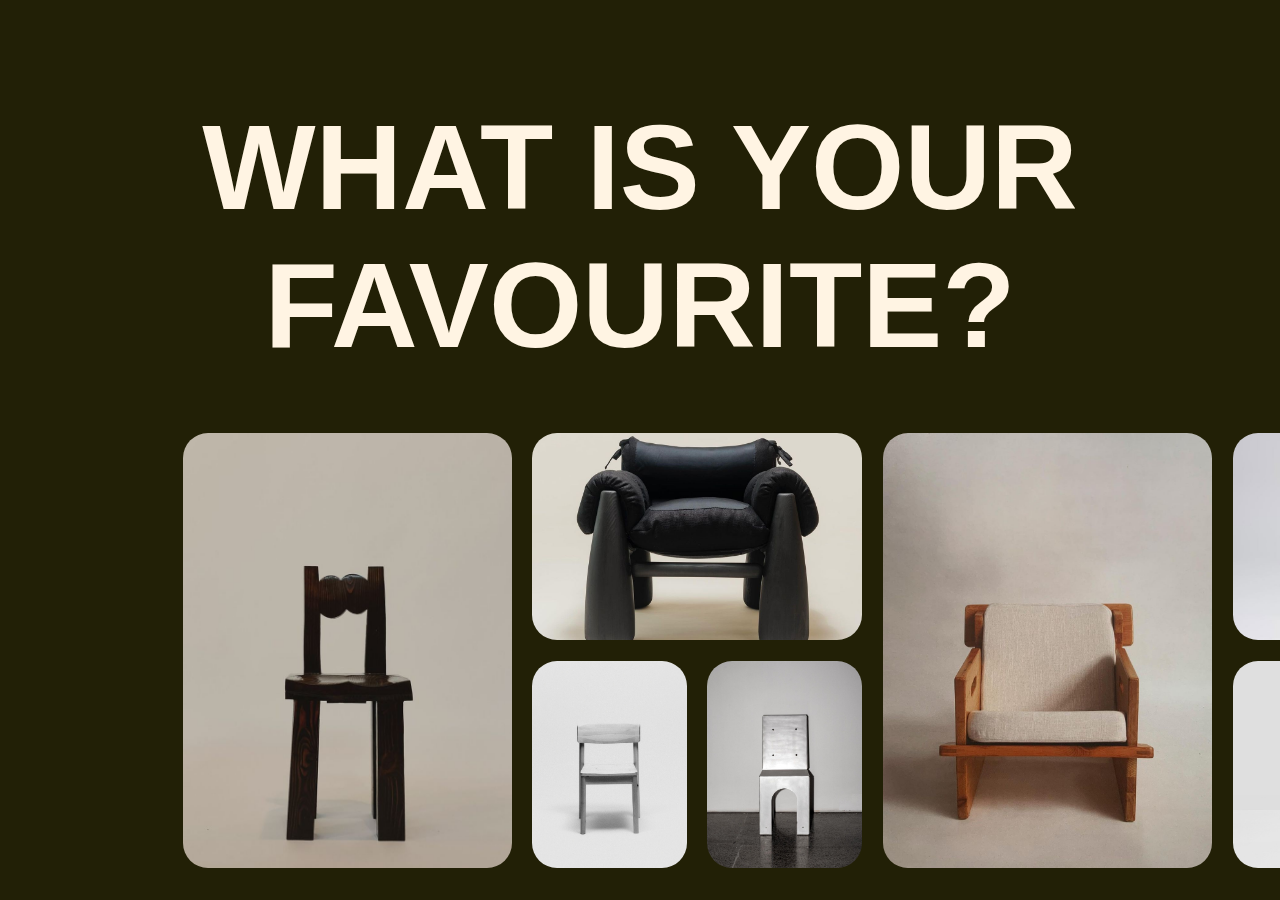
<file: project3-digital-collage/index.html>
<!DOCTYPE html>
<html>

<head>
    <link rel="preconnect" href="https://fonts.googleapis.com">
    <link rel="preconnect" href="https://fonts.gstatic.com" crossorigin>
    <link href="https://fonts.googleapis.com/css2?family=Anton&display=swap" rel="stylesheet">
    <link rel="stylesheet" href="../variable.css" />
    <link rel="stylesheet" href="style.css">
</head>

<body>
    <div class="container">
        <div class="heading">
            <h1>WHAT IS YOUR FAVOURITE?</h1>
        </div>
        <div id="image-container">
            <div> <img class="chair1" src="./collageproject/chair5.jpg" alt="chair1">
            </div>
            <div> <img class="chair2" src="./collageproject/chair6.jpg" alt="chair2">
            </div>
            <div> <img class="chair3" src="./collageproject/chair2.jpg" alt="chair3">
            </div>
            <div> <img class="chair4" src="./collageproject/chair3.jpg" alt="chair4">
            </div>
            <div> <img class="chair5" src="./collageproject/chair4.jpg" alt="chair5">
            </div>
            <div> <img class="chair6" src="./collageproject/chair1.jpg" alt="chair6">
            </div>
            <div> <img class="chair7" src="./collageproject/chair7.jpg" alt="chair7">
            </div>
        </div>
    </div>
</body>

</html>
</file>
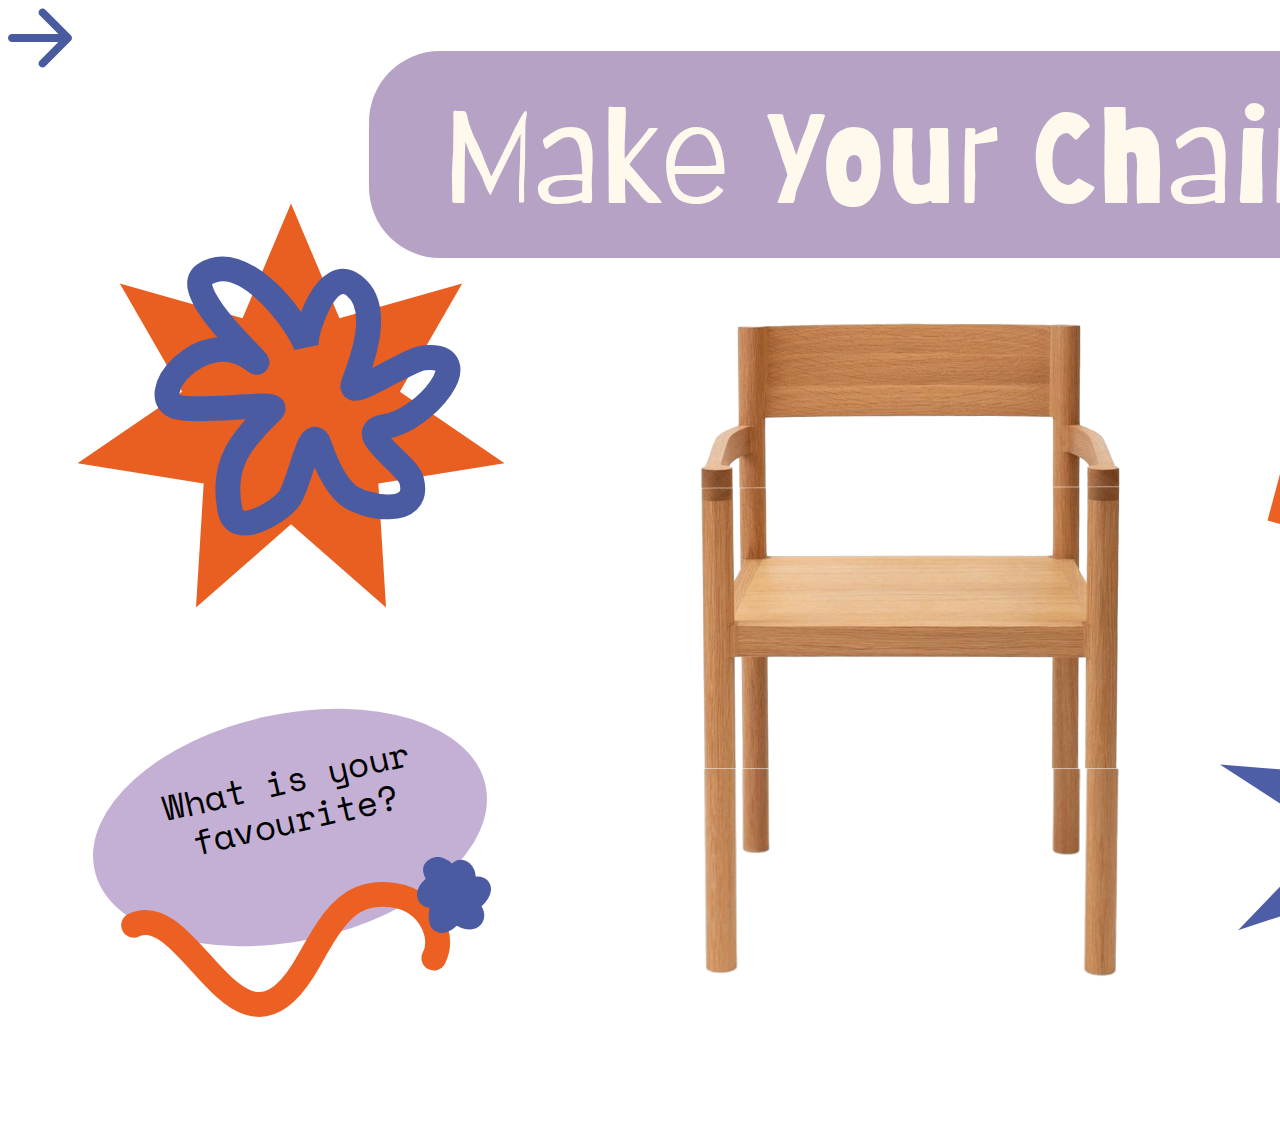
<file: project4-layers/index.html>
<!DOCTYPE html>
<html>

<head>
  <meta name="viewport" content="width=device-width, initial-scale=1" />
  <meta charset="utf-8" />
  <link rel="preconnect" href="https://fonts.googleapis.com">
  <link rel="preconnect" href="https://fonts.gstatic.com" crossorigin>
  <link
    href="https://fonts.googleapis.com/css2?family=Barriecito&family=Space+Mono:ital,wght@0,400;0,700;1,400;1,700&display=swap"
    rel="stylesheet">
  <link rel="stylesheet" href="../variable.css" />
  <link rel="stylesheet" href="style.css" />
</head>

<body>

  <div class="layers">

    <div class="rectangle-1"></div>

    <div class="rectangle-2"></div>


    <div class="ellipse"></div>

    <div id="heading">Make Your Chair!</div>

    <p class="text1">mix and match to find your prefect chair!</p>

    <div class="text2">What is your favourite?</div>

    <img class="vector-1" src="img/vector-1.svg" />
    <img class="vector-2" src="img/vector-4.svg" />
    <img class="vector-3" src="img/vector-6.svg" />
    <img class="vector-4" src="img/vector-5.svg" />
    <img class="vector-5" src="img/vector-7.svg" />
    <img class="vector-6" src="img/vector-7.svg" />

    <img class="star-1" src="img/star-1.svg" />
    <img class="star-2" src="img/star-2.svg" />

    <div class="group"><img id="arrow" src="img/arrow-1.svg" /></div>

    <div class="top">
      <img class="element" src="img/9t.png" />
      <img class="element" src="img/12t-1.png" />
      <img class="element" src="img/6t.png" />
      <img class="element" src="img/8t.png" />
      <img class="element" src="img/7t.png" />
      <img class="element" src="img/4t.png" />
      <img class="element" src="img/5t.png" />
      <img class="element" src="img/3t.png" />
      <img class="element" src="img/2t.png" />
      <img class="element" src="img/1t.png" />
      <img class="element" src="img/1-1t.png" />
      <img class="element" src="img/1-0t.png" />
    </div>
    <div class="middle">
      <img class="element" src="img/9m.png" />
      <img class="element" src="img/1-2m.png" />
      <img class="element" src="img/6m.png" />
      <img class="element" src="img/8m.png" />
      <img class="element" src="img/7m.png" />
      <img class="element" src="img/4m.png" />
      <img class="element" src="img/5m.png" />
      <img class="element" src="img/3m.png" />
      <img class="element" src="img/2m.png" />
      <img class="element" src="img/1m.png" />
      <img class="element" src="img/1-1m.png" />
      <img class="element" src="img/1-0m.png" />
    </div>
    <div class="bottom">
      <img class="element" src="img/9b.png" />
      <img class="element" src="img/1-2b.png" />
      <img class="element" src="img/6b.png" />
      <img class="element" src="img/8b.png" />
      <img class="element" src="img/7b.png" />
      <img class="element" src="img/4b.png" />
      <img class="element" src="img/5b.png" />
      <img class="element" src="img/3b.png" />
      <img class="element" src="img/2b.png" />
      <img class="element" src="img/1b.png" />
      <img class="element" src="img/1-1b.png" />
      <img class="element" src="img/1-0b.png" />
    </div>


  </div>
</body>

</html>
</file>
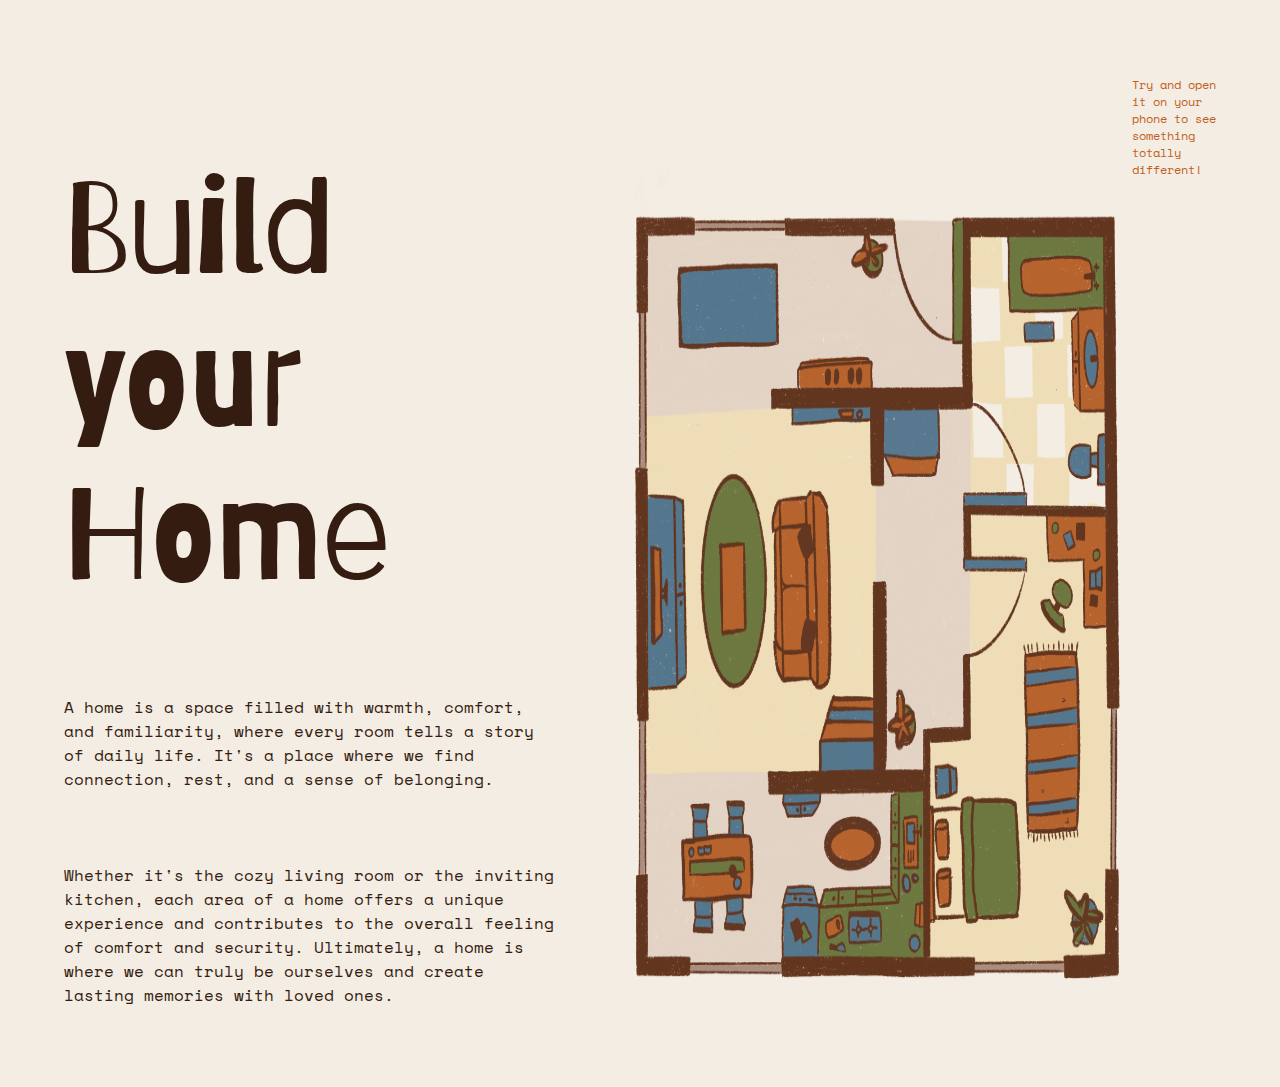
<file: project5-shifting-perspectives/index.html>
<!DOCTYPE html>
<html lang="en">

<head>
    <meta charset="UTF-8">
    <meta name="viewport" content="width=device-width, initial-scale=1.0">
    <title>Shifting Perspectives </title>
    <link rel="preconnect" href="https://fonts.googleapis.com">
    <link rel="preconnect" href="https://fonts.gstatic.com" crossorigin>
    <link
        href="https://fonts.googleapis.com/css2?family=Barriecito&family=Space+Mono:ital,wght@0,400;0,700;1,400;1,700&display=swap"
        rel="stylesheet">
    <link rel="stylesheet" href="../variable.css" />
    <link rel="stylesheet" href="style.css ">
</head>

<body>
    <div class="laptop">
        <div class="home">
            <h1>Build your Home </h1>
            <p>
                A home is a space filled with warmth, comfort, and familiarity, where every room tells a story of daily
                life. It's a place where we find connection, rest, and a sense of belonging.
                <br>
                <br>
                <br>
                <br>
                Whether it's the cozy living room or the inviting kitchen, each area of a home offers a unique
                experience
                and contributes to the overall feeling of comfort and security. Ultimately, a home is where we can truly
                be
                ourselves and create lasting memories with loved ones.
            </p>
        </div>
        <img src="./assets/home .png" alt="floorplan illustration">

        <div class="footer1">
            <p>Try and open it on your phone to see something totally different!</p>
        </div>
    </div>
    <div class="phone">
        <div class="room">
            <h1>Build your Room</h1>
            <p>
                The bedroom is a personal space that reflects one's individuality, filled with familiar objects and
                comfort.
                It's a quiet retreat where rest, privacy, and peace come together. The decor and layout of a bedroom can
                greatly impact one's mood and overall well-being.
                <br>
                <br>


            </p>
        </div>
        <img src="./assets/room.png" alt="room illustration">

        <div class="footer2">
            <br>
            <p>Try and open it on your laptop to see something totally different!</p>
        </div>
    </div>




</body>

</html>
</file>
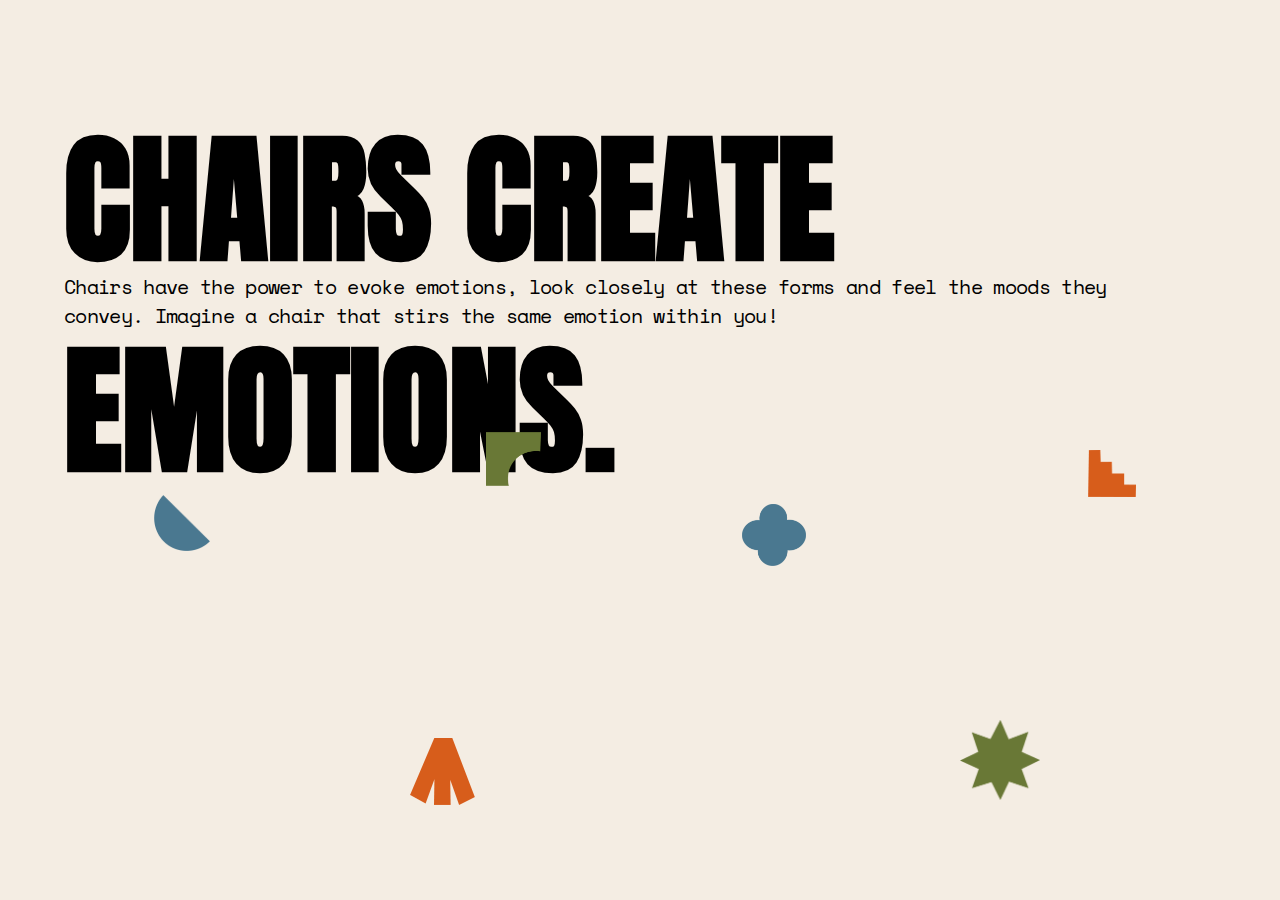
<file: Project6-time-as-material/index.html>
<!DOCTYPE html>
<html lang="en">

<head>
    <meta charset="UTF-8">
    <meta name="viewport" content="wdivth=device-wdivth, initial-scale=1.0">
    <title>Time As Material</title>
    <link rel="preconnect" href="https://fonts.googleapis.com">
    <link rel="preconnect" href="https://fonts.gstatic.com" crossorigin>
    <link
        href="https://fonts.googleapis.com/css2?family=Anton&family=Space+Mono:ital,wght@0,400;0,700;1,400;1,700&display=swap"
        rel="stylesheet">
 <link rel="stylesheet" href="../variable.css" />
    <link rel="stylesheet" href="style.css">
</head>

<body>
    <div class="heading">
        <h1><span>CHAIRS</span> <span>CREATE</span> <span>EMOTIONS.</span></h1>
    </div>
    <div class="text">
        <p> Chairs have the power to evoke emotions, look closely at these forms and feel the moods they<br>
            convey. Imagine a chair that stirs the same emotion within you!</p>
    </div>
    <div class="shapes">
        <div id="shape5">
            <img src="./assets/shape5.png" alt="green star">
        </div>
        <div id="shape6">
            <img src="./assets/shape6.png" alt="blue semicircle">
        </div>
        <div id="shape7">
            <img src="./assets/shape7.png" alt="orange fork shape">
        </div>
        <div id="shape11">
            <img src="./assets/shape11.png" alt="green bridge block">
        </div>
        <div id="shape12">
            <img src="./assets/shape12.png" alt="blue flower shape">
        </div>
        <div id="shape10">
            <img src="./assets/shape10.png" alt="orange stairs shape">
        </div>
    </div>



</body>

</html>
</file>
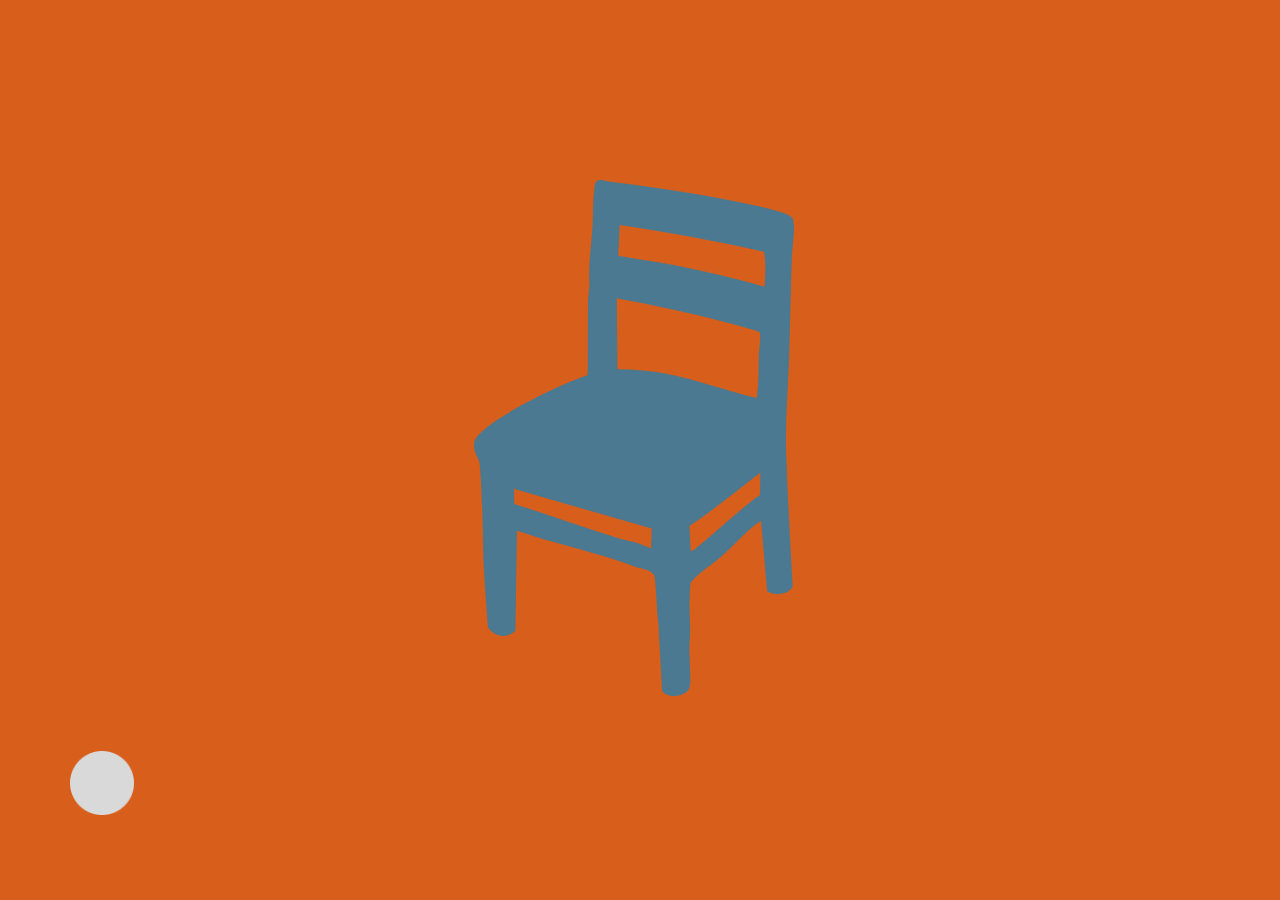
<file: Project7-toggle/index.html>
<!DOCTYPE html>
<html lang="en">

<head>
    <meta charset="UTF-8">
    <meta name="viewport" content="width=device-width, initial-scale=1.0">
    <title>toggle</title>
    <link rel="stylesheet" href="styles.css">

</head>

<body>
    <div id="container">
        <img id="bluechair" src="./assets/chair1.svg" alt="blue chair">
        <img id="orangechair" src="./assets/char2.svg" alt="orange chair">
    </div>

   
    <button id="togglebutton" ><img id="button" src="./assets/ellipse.png" alt="toggle button"></button>


    
    <script src="main.js"></script>
</body>

</html>
</file>
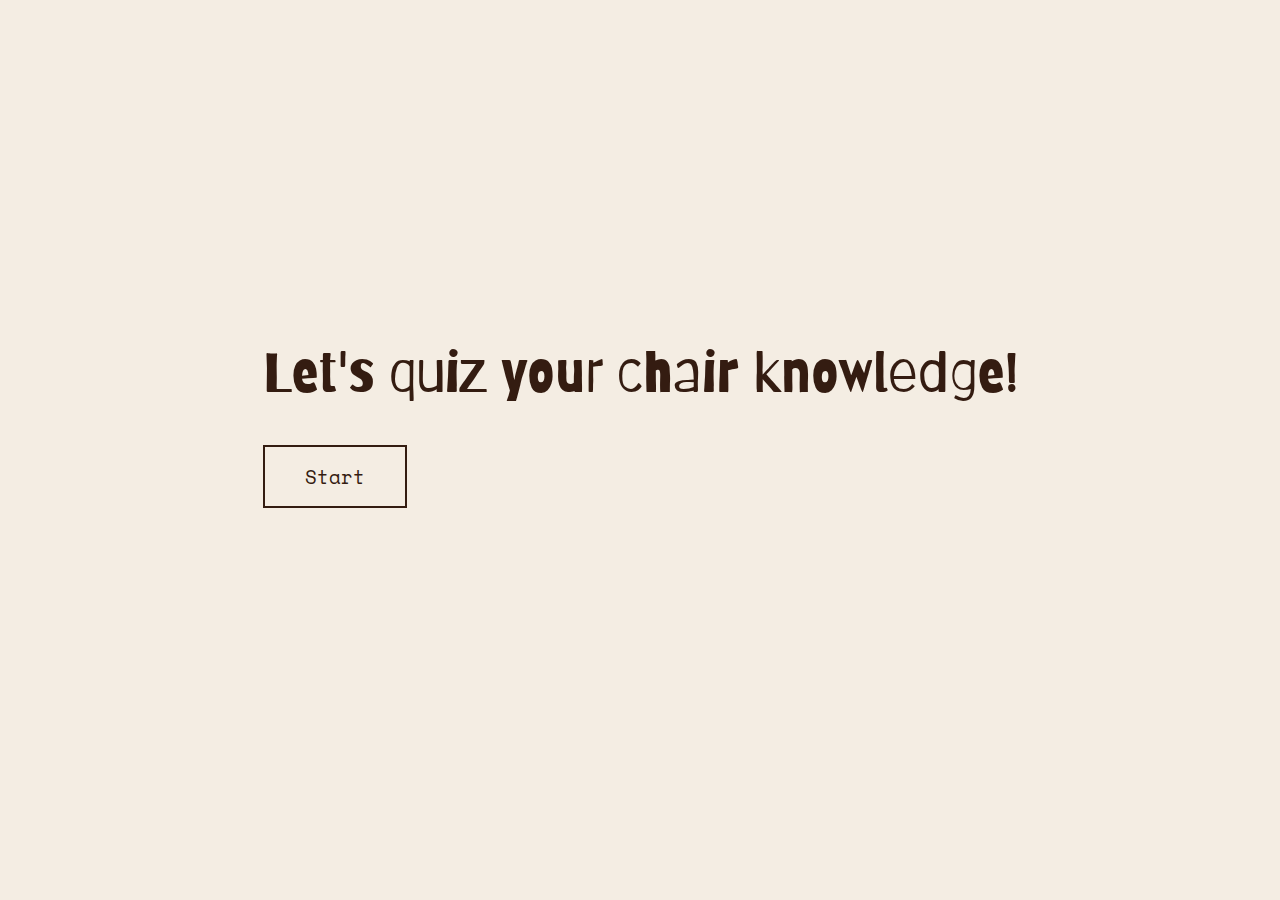
<file: project9-sequence/index.html>
<!DOCTYPE html>
<html lang="en">
<head>
    <meta charset="UTF-8">
    <meta name="viewport" content="width=device-width, initial-scale=1.0">
    <title>Sequence</title>
    <link href="https://fonts.googleapis.com/css2?family=Barriecito&family=Galada&family=Instrument+Serif:
ital@0;1&family=Monofett&family=Oleo+Script+Swash+Caps:wght@400;700&family=Space+Mono:ital,wght@0,400;
0,700;1,400;1,700&display=swap" rel="stylesheet">
    <link rel="stylesheet" href="styles.css">
</head>
<body>
    <div class="quiz-container">
        <div id="start-page">
            <h1>Let's quiz your chair knowledge!</h1>
            <button id="start-btn" class="start-btn">Start</button>
        </div>
        <div id="question-container" class="hide">
            <h2 id="question">Question Text</h2>
            <div id="answer-buttons" class="answers">
                <button class="btn">Answer 1</button>
                <button class="btn">Answer 2</button>
                <button class="btn">Answer 3</button>
                <button class="btn">Answer 4</button>
            </div>
        </div>
        <div id="controls" class="hide">
            <button id="next-btn" class="next-btn">Next</button>
        </div>
        <div id="results-container" class="hide">
            <h2 id="results">GOOD JOB!</h2>
            <p id="comment">You are a chair expert now!</p>
          
            <button id="restart-btn" class="restart-btn">Restart</button>
        </div>
    </div>

      <script src="./main.js"></script>  
</body>
</html>
</file>
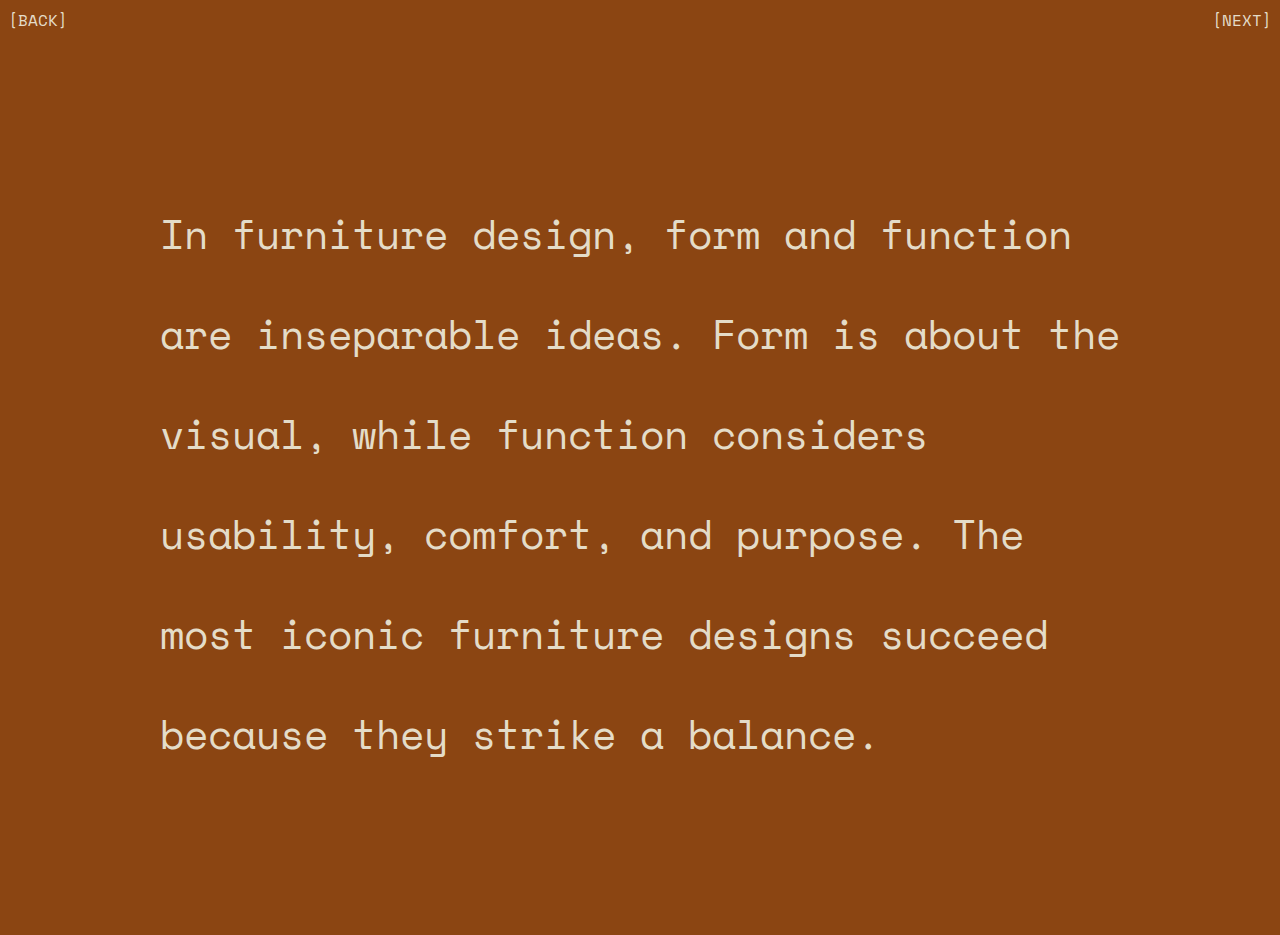
<file: about.html>
<!DOCTYPE html>
<html lang="en">

<head>
    <meta charset="UTF-8">
    <meta name="viewport" content="width=device-width, initial-scale=1.0">
    <title>about page</title>
    <link rel="stylesheet" href="./aboout.css">

    <link rel="preconnect" href="https://fonts.googleapis.com">
    <link rel="preconnect" href="https://fonts.gstatic.com" crossorigin>
    <link href="https://fonts.googleapis.com/css2?family=Space+Mono:ital,wght@0,400;0,700;1,400;1,700&display=swap"
        rel="stylesheet">

</head>

<body>


    <div class="navi">
        <a href="index.html">[BACK]</a>
    
        <a href="context.html">[NEXT]</a>
    </div>


    <h1>In furniture design, form and function are inseparable ideas.
        Form is about the visual, while function considers usability, comfort, and purpose.
        The most iconic furniture designs succeed because they strike a balance.</h1>

    <script src="main.js"></script>
</body>

</html>
</file>
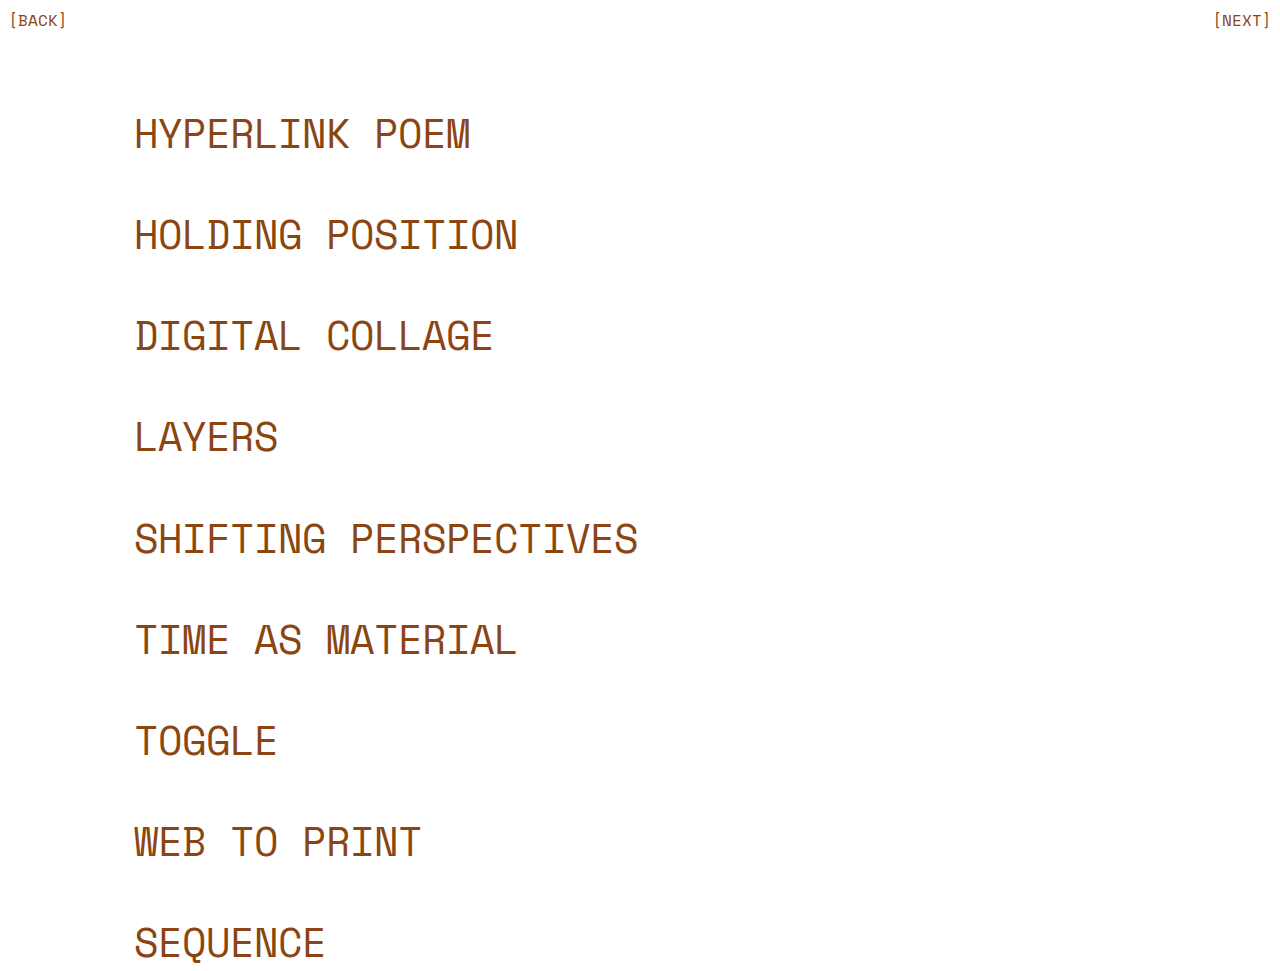
<file: context.html>
<!DOCTYPE html>
<html lang="en">

<head>
    <meta charset="UTF-8">
    <meta name="viewport" content="width=device-width, initial-scale=1.0">
    <title>context</title>
    <link rel="stylesheet" href="./context.css">

    <link rel="preconnect" href="https://fonts.googleapis.com">
    <link rel="preconnect" href="https://fonts.gstatic.com" crossorigin>
    <link href="https://fonts.googleapis.com/css2?family=Space+Mono:ital,wght@0,400;0,700;1,400;1,700&display=swap"
        rel="stylesheet">

</head>

<body>
  <div class="nav">
        <a href="./about.html">[BACK]</a>
    
        <a href="./context.html">[NEXT]</a>
    </div>


    <div class="context">

        <div class="hyperlink">
            <a href="./project1-hyperlink-poem/contact.html">HYPERLINK POEM</a>
        </div>

        <div class="holdingpostion">
            <a href="./project2-holding-position/page1.html">HOLDING POSITION</a>
        </div>

        <div class="digital collage">
            <a href="./project3-digital-collage/index.html">DIGITAL COLLAGE</a>
        </div>

        <div class="layers">
            <a href="./project4-layers/index.html">LAYERS</a>
        </div>

        <div class="shifting-prespectives">
            <a href="./project5-shifting-perspectives/index.html">SHIFTING PERSPECTIVES</a>
        </div>

        <div class="time-as-material"> <a href="./project6-time-as-material/index.html">TIME AS MATERIAL</a>
        </div>

        <div class="toogle">
            <a href="./project7-toggle/index.html">TOGGLE</a>

        </div>

        <div class="web-to-print">
            <a href="./project8-web-to-print/index.html">WEB TO PRINT</a>
        </div>

        <div class="sequence"> <a href="./project9-sequence/index.html">SEQUENCE</a>
        </div>
           


    
       

    </div>


</body>

</html>
</file>
<file: variable.css>
:root {
    --background-color: #f0e6f6;
    --nav-color: #c39bd3;
    --text-color: #333333;
    --font-family: 'Space Mono', monospace;
}
</file>
<file: project3-digital-collage/style.css>
body {
    background-color: #1f1d03fc;


}
#image-container {
    position: relative;
    margin-top: -30px;
}

.chair1 {
    top: 455px;
    left: 175px;
    width: 329px;
    height: 435px;
    object-fit: cover;
    position: absolute;
    border-radius: 25px;
    display: flex;

}

.chair1:hover {
    transform: rotate(-12deg);
    z-index: 1;
}


.chair2 {
    top: 455px;
    left: 875px;
    width: 329px;
    height: 435px;
    object-fit: cover;
    position: absolute;
    border-radius: 25px;
    display: flex;
}

.chair2:hover {
    transform: rotate(-12deg);
    z-index: 1;

}



.chair3 {
    top: 683px;
    left: 1225px;
    width: 329px;
    height: 207px;
    position: absolute;
    object-fit: cover;
    border-radius: 25px;
    display: flex;
}

.chair3:hover {

    z-index: 1;
    width: 329px;
    height: 435px;
    top: 455px;

}



.chair4 {
    top: 455px;
    left: 1225px;
    width: 329px;
    height: 207px;
    position: absolute;
    object-fit: cover;
    border-radius: 25px;
    display: flex;
}

.chair4:hover {

    z-index: 1;
    width: 329px;
    height: 435px;
}



.chair5 {
    top: 455px;
    left: 524px;
    width: 330px;
    height: 207px;
    object-fit: cover;
    position: absolute;
    border-radius: 25px;
    display: flex;
}

.chair5:hover {

    z-index: 1;
    width: 505px;
    height: 435px;


}



.chair6 {
    top: 683px;
    left: 524px;
    width: 155px;
    height: 207px;
    object-fit: cover;
    position: absolute;
    border-radius: 25px;
    display: flex;
}

.chair6:hover {
    top: 455px;
    left: 524px;
    z-index: 1;
    width: 330px;
    height: 441px;
    transform: rotate(-15deg);
}


.chair7 {
    top: 683px;
    left: 699px;
    width: 155px;
    height: 207px;
    object-fit: cover;
    position: absolute;
    border-radius: 25px;
    display: flex;
}

.chair7:hover {

    z-index: 1;
    width: 329px;
    height: 435px;
    top: 455px;
}


.heading {
    position: absolute;

    left: 50%;
    transform: translateX(-50%);
    width: 1159px;
    font-family: "Anton-Regular", Helvetica;
    font-weight: 400;
    color: #fff4e3;
    font-size: 60px;
    letter-spacing: 0;
    line-height: normal;
    text-align: center;
    margin-top: 40px;
}
</file>
<file: project4-layers/style.css>
.layers {
  background-color: #ffffff;
  width: 100%;
  min-width: 1728px;
  min-height: 1117px;
  position: relative;
}
.layers .top {
  top: 195px;
  left: 473px;
  display: flex;
  width: 851px;
  align-items: center;
  gap: 20px;
  position: absolute;
  overflow: hidden;
  overflow-x: scroll;
  z-index: 0;
}

.layers .middle {
  top: 478px;
  left: calc(50.00% - 390px);
  display: flex;
  width: 850px;
  align-items: center;
  gap: 20px;
  position: absolute;
  overflow: hidden;
  overflow-x: scroll;
  z-index: 0

}

.layers .bottom {
  top: 760px;
  left: 475px;
  display: flex;
  width: 851px;
  align-items: center;
  gap: 20px;
  position: absolute;
  overflow: hidden;
  overflow-x: scroll;
  z-index: 0;
}


.layers .element {
  position: relative;
  width: 850.83px;
  height: 285.82px;
  aspect-ratio: 3;
  object-fit: cover;
  z-index: 0;
}




.layers .rectangle-1 {
  position: absolute;
  top: 43px;
  left: 361px;
  width: 1080px;
  height: 207px;
  background-color: #b5a2c5;
  border-radius: 71px;
  z-index: 1;
}

.layers .rectangle-2 {
  position: absolute;
  top: 281px;
  left: 1290px;
  width: 345px;
  height: 281px;
  background-color: #ed6023;
  transform: rotate(15.00deg);
  z-index: 1;
}

.layers .star-1 {
  position: absolute;
  top: 195px;
  left: 69px;
  width: 428px;
  height: 405px;
  z-index: 1;
}

.layers .star-2 {
  position: absolute;
  top: 637px;
  left: 1211px;
  width: 379px;
  height: 374px;
  z-index: 1;
}

.layers .ellipse {
  position: absolute;
  top: 706px;
  left: 82px;
  width: 400px;
  height: 227px;
  background-color: #c4b0d5;
  border-radius: 199.85px / 113.42px;
  transform: rotate(-12.22deg);
  z-index: 1;
}

.layers #heading {
  position: absolute;
  top: 72px;
  left: 436px;
  width: 916px;
  font-family: "Barriecito", Helvetica;
  font-weight: 400;
  color: #fff8ed;
  font-size: 128px;
  letter-spacing: 0;
  line-height: normal;
  white-space: nowrap;
  z-index: 1;
}

.layers .text1 {
  position: absolute;
  top: 300px;
  left: 1320px;
  width: 287px;
  transform: rotate(15.00deg);
  font-family: "Space Mono", monospace;
  font-weight: 400;
  color: #000000;
  font-size: 35px;
  text-align: center;
  letter-spacing: 0;
  line-height: 40px;
  z-index: 1;
}

.layers .text2 {
  position: absolute;
  top: 752px;
  left: 156px;
  width: 253px;
  transform: rotate(-12.90deg);
  font-family: "Space Mono", monospace;
  font-weight: 400;
  color: #000000;
  font-size: 35px;
  text-align: center;
  letter-spacing: 0;
  line-height: 40px;
      z-index: 3;

}

.layers .vector-1 {
  position: absolute;
  top: 640px;
  left: 1314px;
  width: 292px;
  height: 417px;
    z-index: 2;

}

.layers .vector-2 {
  position: absolute;
  top: 248px;
  left: 146px;
  width: 307px;
  height: 280px;
    z-index: 2;

}

.layers .vector-3 {
  position: absolute;
  top: 127px;
  left: 1384px;
  width: 292px;
  height: 209px;
      z-index: 2;

}

.layers .vector-4 {
  position: absolute;
  top: 873px;
  left: 112px;
  width: 331px;
  height: 136px;
  z-index: 2;

}

.layers .vector-5 {
  position: absolute;
  top: 849px;
  left: 409px;
  width: 74px;
  height: 76px;
      z-index: 2;

}

.layers .vector-6 {
  position: absolute;
  top: 555px;
  left: 1556px;
  width: 74px;
  height: 76px;
      z-index: 2;

}

/*.layers .group {
  position: absolute;
  top: 578px;
  left: 502px;
  width: 80px;
  height: 84px;
  display: flex;
  background-color: #c1aed2;
  border-radius: 40px / 42px;
}

.layers .arrow {
  margin-top: 12.5px;
  width: 64px;
  height: 58.91px;
}
</file>
<file: project5-shifting-perspectives/style.css>
body {
    margin: 5%;
    background-color: #F4EDE3;
}

h1 {
    font-family: "Barriecito", system-ui;
    font-weight: 400;
    font-style: normal;
    color: #341C11;
    font-size: 128px;


}

p {
    font-family: "Space Mono", monospace;
    font-weight: 400;
    font-style: normal;



}

.home p {
    color: #341C11;
    Font-size: 16px;
}


img {
    max-width: 50%;
    height: auto;
}

.footer1 {
    color: #C35D1B;
    Font-size: 12px;
    width: 40%;
    margin-bottom: 0%;
    


}



.phone {
    display: none;

}

.laptop {
    display: flex;

}




@media(max-width: 768px) {


    .phone {
        display: inline;

    }

    .laptop {
        display: none;
    }

    body {
        margin: 6%;
        background-color: #F4EDE3;
    }

    h1 {
        font-family: "Barriecito", system-ui;
        font-weight: 400;
        font-style: normal;
        color: #341C11;
        font-size: 75px;


    }

    p {
        font-family: "Space Mono", monospace;
        font-weight: 400;
        font-style: normal;
        font-size: 12px;
        line-height: normal;


    }

    .room p {
        color: #341C11;
        font-size: 12px;

    }


    img {
        max-width: 95%;
        height: auto;
        justify-content: center;
    }

    .footer2 {
        color: #4B7890;
    }

}
</file>
<file: Project6-time-as-material/style.css>
body {
    background-color: #F4EDE3;
    margin: 5%;
}

.heading {
    font-family: 'Anton', sans-serif;
    font-size: 70px;
    position: absolute;
    top: 0;
    text-align: margin-left;

}


.text {
    font-family: 'Space Mono', monospace;
    font-size: 20px;
    text-align: margin-left;
    position: absolute;
    align-items: center;
    top: 28vh;
    font-weight: 400;
    line-height: normal;
    letter-spacing: -0.052vw;
}

h1 span{
  display: inline-block;
  cursor: pointer;
}

h1 span:hover{
    animation: text;
    animation-duration: 1s; 
    animation-timing-function: ease-in-out; 
    animation-iteration-count: infinite; 
    animation-fill-mode: forwards;
}

img {
    width: 25%;
    animation: shapes;
    animation-duration: 5s; 
    animation-timing-function: ease-in-out; 
    animation-iteration-count: infinite; 
    animation-fill-mode: forwards;

}

@keyframes shapes {
  0% {
    transform: rotate(50deg);
    scale: 100%;

  }
  50% {
    transform: rotate(-50deg);
    scale: 300%;
    

  }
  100% {
    transform: rotate(50deg);
    scale: 100%;

  }

}

@keyframes text {
  0% {
    color: rgb(59, 72, 22);
    scale: 100%;

  }
  50% {
    scale: 300%;
    

  }
  100% {
    scale: 100%;
        color: rgb(59, 72, 22);


  }

}

/* green star */
#shape5 {
    position: absolute;
    top: 80vh;
    left: 75vw;



}

/* blue semicircle */
#shape6 {
    position: absolute;
    top: 55vh;
    left: 12vw;


}

/*orange fork shape*/
#shape7 {
    position: absolute;
    top: 82vh;
    left: 32vw;


}

/*orange stairs shape*/
#shape10 {
    position: absolute;
    top: 50vh;
    left: 85vw;


}

/*green bridge block*/
#shape11 {
    position: absolute;
    top: 48vh;
    left: 38vw;


}

/*blue flower shape*/
#shape12 {
    position: absolute;
    top: 56vh;
    left: 58vw;


}





@media(max-width: 768px) {


   body {
    background-color: #F4EDE3;
    margin: 5%;
}

.heading {
    font-family: 'Anton', sans-serif;
    font-size: 40px;
    position: absolute;
    top: 0;
    line-height: 10vh;
    text-align: left;

}


.text {
    font-family: 'Space Mono', monospace;
    font-size: 16px;
    text-align: left;
    position: absolute;
    top: 28vh;
    font-weight: 350;
    line-height: normal;
    letter-spacing: -0.052vw;





}

img {
    width: 35%;
    text-align: center;
}


  .shapes div{
  display: inline-block;
  text-align: center;
  position: relative;
}



/* green star */
#shape5 {
    position: absolute;
    top: 87vh;
    left: 30vw;



}

/* blue semicircle */
#shape6 {
    position: absolute;
    top: 70vh;
    left: 60vw;


}

/*orange fork shape*/
#shape7 {
    position: absolute;
    top: 80vh;
    left: 2vw;


}

/*orange stairs shape*/
#shape10 {
    position: absolute;
    top: 45vh;
    left: 48vw;


}

/*green bridge block*/
#shape11 {
    position: absolute;
    top: 60vh;
    left: 19vw;


}

/*blue flower shape*/
#shape12 {
    position: absolute;
    top: 45vh;
    left: 2vw;


}

@keyframes shapes {
  0% {
    transform: rotate(50deg);
    scale: 100%;

  }
  50% {
    transform: rotate(-50deg);
    scale: 130%;
    

  }
  100% {
    transform: rotate(50deg);
    scale: 100%;

  }

}
}
</file>
<file: Project7-toggle/styles.css>
body{
    background-color: #D75E1B;
    
}
body.orange{
    background-color: #4A7991;
}


#bluechair{
    width: 25vw;
    position: absolute;
    top: 20vh;
    left: 37vw;
}

#orangechair{
    width: 25vw;
    position: absolute;
    top: 20vh;
    left: 37vw;
}

body #orangechair{
   display: none;
}
body.orange #orangechair{
   display: flex;
   
}

body.orange #bluechair{
   display: none;
}

button{
    border: none;
    background-color: transparent;
    position: absolute;
    bottom: 9vh;
    left: 5vw;
    cursor: pointer;
    animation: move;
    animation-duration: 30s; 
    
    animation-iteration-count: infinite; 
    animation-fill-mode: forwards;

    
}


@keyframes move {
  0% {
    left: 0vw;
    bottom: 0vh;
  }


25% {
    left: 100vw;
    bottom: 50vh;
    
  }
    

  
  50% {
    left: 0vw;
    bottom: 100vh;
    
  }


   
  75% {
    left: 50vw;
    bottom: 0vh;
    
  }




  100% {
    left: 100vw;
    bottom: 50vh;
    
  }
}



#button
{
    width: 5vw;
}





@media (max-width: 768px) {
   
    #bluechair, #orangechair {
        width: 45vw;
        left: 25vw;
        top: 25vh;
    }

    #button {
        width: 9vw;
    }

    button{
    border: none;
    background-color: transparent;
    position: absolute;
    bottom: 6vh;
    left: 10vw;
    cursor: pointer;
    
}
}
</file>
<file: project9-sequence/styles.css>
body {
    font-family: "Space Mono", monospace;
    background-color: #F4EDE3;
    display: flex;
    justify-content: center;
    align-items: center;
    min-height: 90vh;
    margin: 0;
    color: #341C11;

}

.content-box {
    background-color: #F4EDE3;
    border: #341C11 solid 2px;
    padding: 40px;
    display: flex;
    flex-direction: column;
    align-items: center;
    justify-content: center;
}


h1 {
    color: #341C11;

    margin-bottom: 20px;
    font-family: "Barriecito", system-ui;
    font-weight: 400;
    font-style: normal;
    font-size: 55px;


}
h2 {

    font-family: "Barriecito", system-ui;
    font-weight: 400;
    font-style: normal;
    color: #341C11;
    font-size: 55px;

}

p {
    font-family: "Space Mono", monospace;
    font-weight: 300;
    font-size: 45px;
}


#question {
    font-size: 45px;
    margin-bottom: 20px;
    color: 341C11;
    font-family:"Space Mono", monospace;
    font-weight: 300;
    margin-bottom: 50px;
}
#question-container{
    max-width: 80%;
    margin: 0 auto;
}
.answers {
    display: flex;
    margin-bottom: 16px;
    font-family:"Space Mono", monospace;
    font-weight: 300;
    gap: 10px;

}
#controls{
    max-width: 80%;
    margin:0 auto;
}
.answers .btn{
    flex-basis: 25%;
}
/* on mobile, change .answers to have flex-wrap: wrap; and .answers .btn to have flex-basis: 50%; */
.btn {
    background-color: #F4EDE3;
    font-family:"Space Mono", monospace;
    color: #341C11;
    
    padding: 110px 20px;
    border: #341C11 solid 2px;
   
   

    cursor: pointer;
    font-size: 28px;
    transition: background-color 0.3s ease;
}

.btn:hover {
    background-color: #341C11;
    color: #F4EDE3;
}

.btn.correct {
    background-color: #341C11;
    color: #F4EDE3;
    border: none;

}

.btn.wrong {
    background-color: #8B4512;
    color: #F4EDE3;
    border: none;

}

.next-btn, .restart-btn {
    background-color: #F4EDE3;
    color: #341C11;
    border: none;
    padding: 10px 20px;
    cursor: pointer;
    font-size: 1em;
    margin-top: 15px;
    transition: background-color 0.3s ease;
    border: #341C11 solid 2px;

}

.next-btn:hover, .restart-btn:hover {
    background-color: #341C11;
    color: #F4EDE3;
}

.start-btn {
    background-color: #F4EDE3;
    color: #341C11;
    border: #341C11 solid 2px;
    padding: 15px 40px;
    cursor: pointer;
    font-size: 1.2em;
    margin-top: 20px;
    transition: background-color 0.3s ease;
    font-family: "Space Mono", monospace;
    font-weight: 400;
}

.start-btn:hover {
    background-color: #341C11;
    color: #F4EDE3;
}

.hide {
    display: none;
}

@media (max-width: 760px) {
    .answers {
        flex-wrap: wrap;
    }
    .answers .btn {
        flex-basis: 45%;
        padding: 80px 10px;
        font-size: 24px;
    }
    #question {
        font-size: 35px;
    }
    p {
        font-size: 28px;
       
    }


    #comment{
        font-size: 28px;
        margin-left: 15%;

    }
    h1, h2 {
        font-size: 40px;
        
    }
    h1{
        margin-left: 15%;

    }
    #results{
        margin-left: 15%;

    }
    .start-btn{
        margin-left: 15%;

    }
    .restart-btn{
        margin-left: 15%;

    }

}
</file>
<file: aboout.css>
:root{
    --font: "Roboto Mono", sans-serif;
    --font-condensed: "Roboto Condensed", sans-serif;
    --font-size-regular: 20px;
    --font-size-large: 40px;
    --bg-color: rgb(18, 18, 18);
    --fg-color: rgb(208, 205, 205);
    --small-space: 15px;
    --medium-space: 25px;
    --large-space: 100px;
}
body {
    background-color: #8B4512;
}

h1 {
    font-family: "Space Mono", monospace;
    color: #E4DCC8;
    font-size: 40px;
    font-style: normal;
    font-weight: 400;
    line-height: 100px;
    display: flex;
    justify-content: center;
    margin-top: 10%;
    margin: 12%;

    
    

}


a {
    text-decoration: none;
    color: #E4DCC8;
    font-family: "Space Mono", monospace;
    display: flex;
    
   
    

}

.navi {
    display:flex;
    justify-content: space-between;
 }


 




 @media(max-width: 768px) {

    .navi {
        display:none;
        }
    
    h1 {
    font-family: "Space Mono", monospace;
    color: #E4DCC8;
    font-size: 20px;
    font-style: normal;
    font-weight: 400;
    line-height: 40px;
    display: flex;
    justify-content: center;
    margin-top: 10%;
    margin: 11%;
    }

 }
</file>
<file: context.css>
body {
    color: #E4DCC8;
}




a {
    text-decoration: none;
    color: #8B4512;
    font-family: "Space Mono", monospace;

}



.context a{
    font-family: "Space Mono", monospace;
    font-size: 40px;
    font-style: normal;
    font-weight: 400;
    line-height: 0px;
    color: #8B4512;
    display: flex;
    margin-left: 10%;
    margin-top: 8%;
}


.nav{
    display:flex;
    justify-content: space-between;
 }


 @media(max-width: 768px) {
    
 }
</file>
